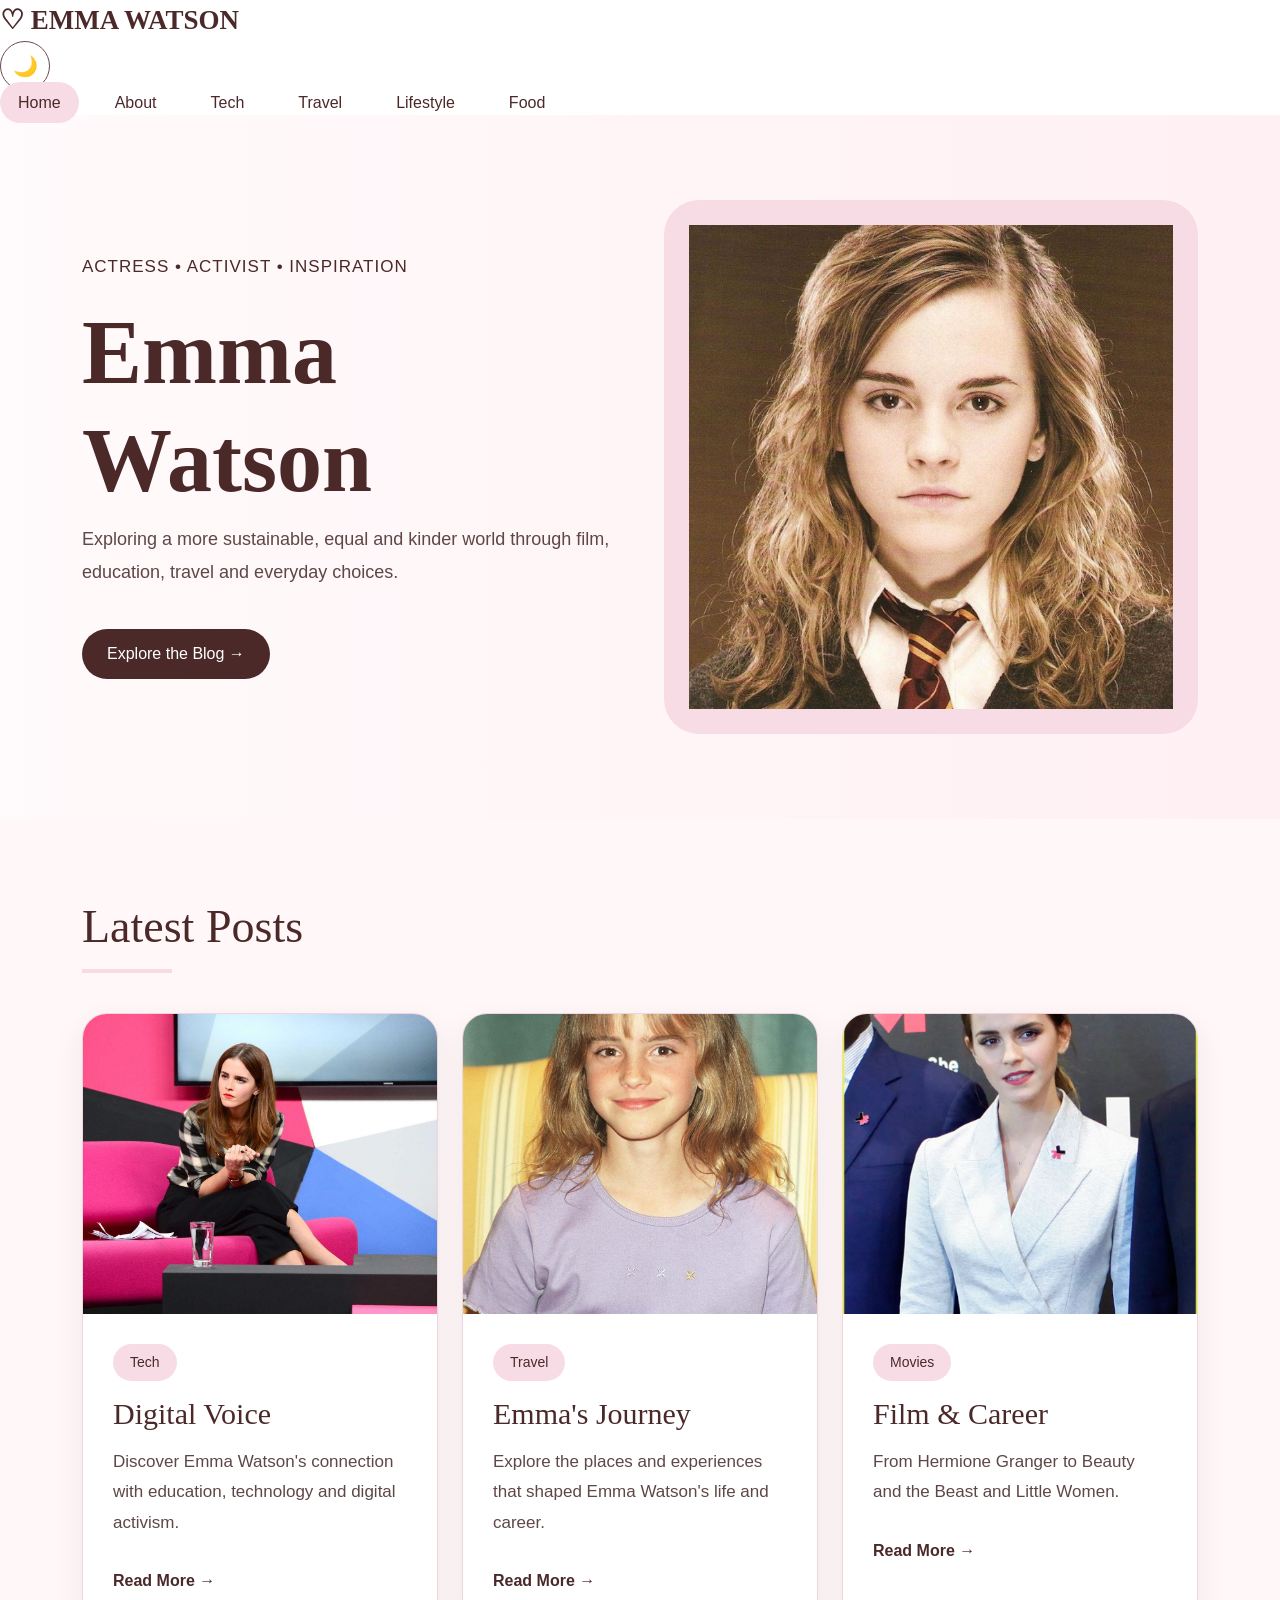
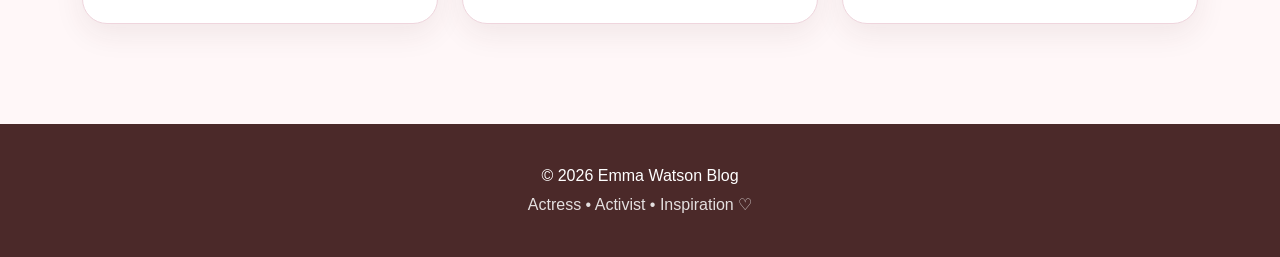
<file: index.html>
<!DOCTYPE html>
<html lang="en">

<head>
    <meta charset="UTF-8">
    <meta name="viewport" content="width=device-width, initial-scale=1.0">

    <title>Emma Watson</title>

    <link rel="stylesheet"
          href="bootstrap-5.3.8-dist/css/bootstrap.min.css">

    <link rel="stylesheet" href="style.css">
</head>

<body>

    <nav class="main-nav">

        <div class="logo">
            ♡ EMMA WATSON
        </div>
       <button id="themeToggle" type="button">
    🌙
</button>

        <ul>
            <li><a href="index.html" class="active">Home</a></li>
            <li><a href="aboutme.html">About</a></li>
            <li><a href="tech.html">Tech</a></li>
            <li><a href="travel.html">Travel</a></li>
            <li><a href="lifestyle.html">Lifestyle</a></li>
            <li><a href="food.html">Food</a></li>
        </ul>

    </nav>


    <header class="home-hero">

        <div class="container">

            <div class="row align-items-center g-5">

            
                <div class="col-12 col-lg-6">

                    <p class="hero-small">
                        ACTRESS • ACTIVIST • INSPIRATION
                    </p>

                    <h1>
                        Emma Watson
                    </h1>

                    <p class="home-description">
                        Exploring a more sustainable, equal and kinder world
                        through film, education, travel and everyday choices.
                    </p>

                    <a href="#latest" class="hero-button">
                        Explore the Blog →
                    </a>

                </div>


       
                <div class="col-12 col-lg-6">

                    <div class="hero-photo">

                        <img
                            src="pictures.jpg/emma1_.jpg"
                            alt="Emma Watson"
                        >

                    </div>

                </div>

            </div>

        </div>

    </header>



    <main id="latest" class="container content-section">

        <div class="section-heading">

            <h2>Latest Posts</h2>

            <div class="heading-line"></div>

        </div>


        <div class="row g-4">


         
            <div class="col-12 col-md-6 col-lg-4">

                <article class="emma-card">

                    <div class="emma-image">

                        <img
                            src="pictures.jpg/digital-voice.jpg"
                            alt="Emma Watson digital voice"
                            loading="lazy"
                        >

                    </div>

                    <div class="emma-card-content">

                        <span class="emma-tag">
                            Tech
                        </span>

                        <h3>Digital Voice</h3>

                        <p>
                            Discover Emma Watson's connection with
                            education, technology and digital activism.
                        </p>

                        <a href="tech.html" class="read-more">
                            Read More →
                        </a>

                    </div>

                </article>

            </div>


            <div class="col-12 col-md-6 col-lg-4">

                <article class="emma-card">

                    <div class="emma-image">

                        <img
                            src="pictures.jpg/oxford.jpg"
                            alt="Emma Watson journey"
                            loading="lazy"
                        >

                    </div>

                    <div class="emma-card-content">

                        <span class="emma-tag">
                            Travel
                        </span>

                        <h3>Emma's Journey</h3>

                        <p>
                            Explore the places and experiences that
                            shaped Emma Watson's life and career.
                        </p>

                        <a href="travel.html" class="read-more">
                            Read More →
                        </a>

                    </div>

                </article>

            </div>


            <div class="col-12 col-md-6 col-lg-4">

                <article class="emma-card">

                    <div class="emma-image">

                        <img
                            src="pictures.jpg/movies.jpg"
                            alt="Emma Watson film career"
                            loading="lazy"
                        >

                    </div>

                    <div class="emma-card-content">

                        <span class="emma-tag">
                            Movies
                        </span>

                        <h3>Film & Career</h3>

                        <p>
                            From Hermione Granger to Beauty and the Beast
                            and Little Women.
                        </p>

                        <a href="travel.html" class="read-more">
                            Read More →
                        </a>

                    </div>

                </article>

            </div>

        </div>

    </main>



    <footer class="site-footer">

        <p>© 2026 Emma Watson Blog</p>

        <p class="footer-small">
            Actress • Activist • Inspiration ♡
        </p>

    </footer>

<script src="https://code.jquery.com/jquery-3.7.1.min.js"></script>
<script src="bootstrap-5.3.8-dist/js/bootstrap.bundle.min.js"></script>
<script src="js/script.js"></script>

</body>


</html>
</file>
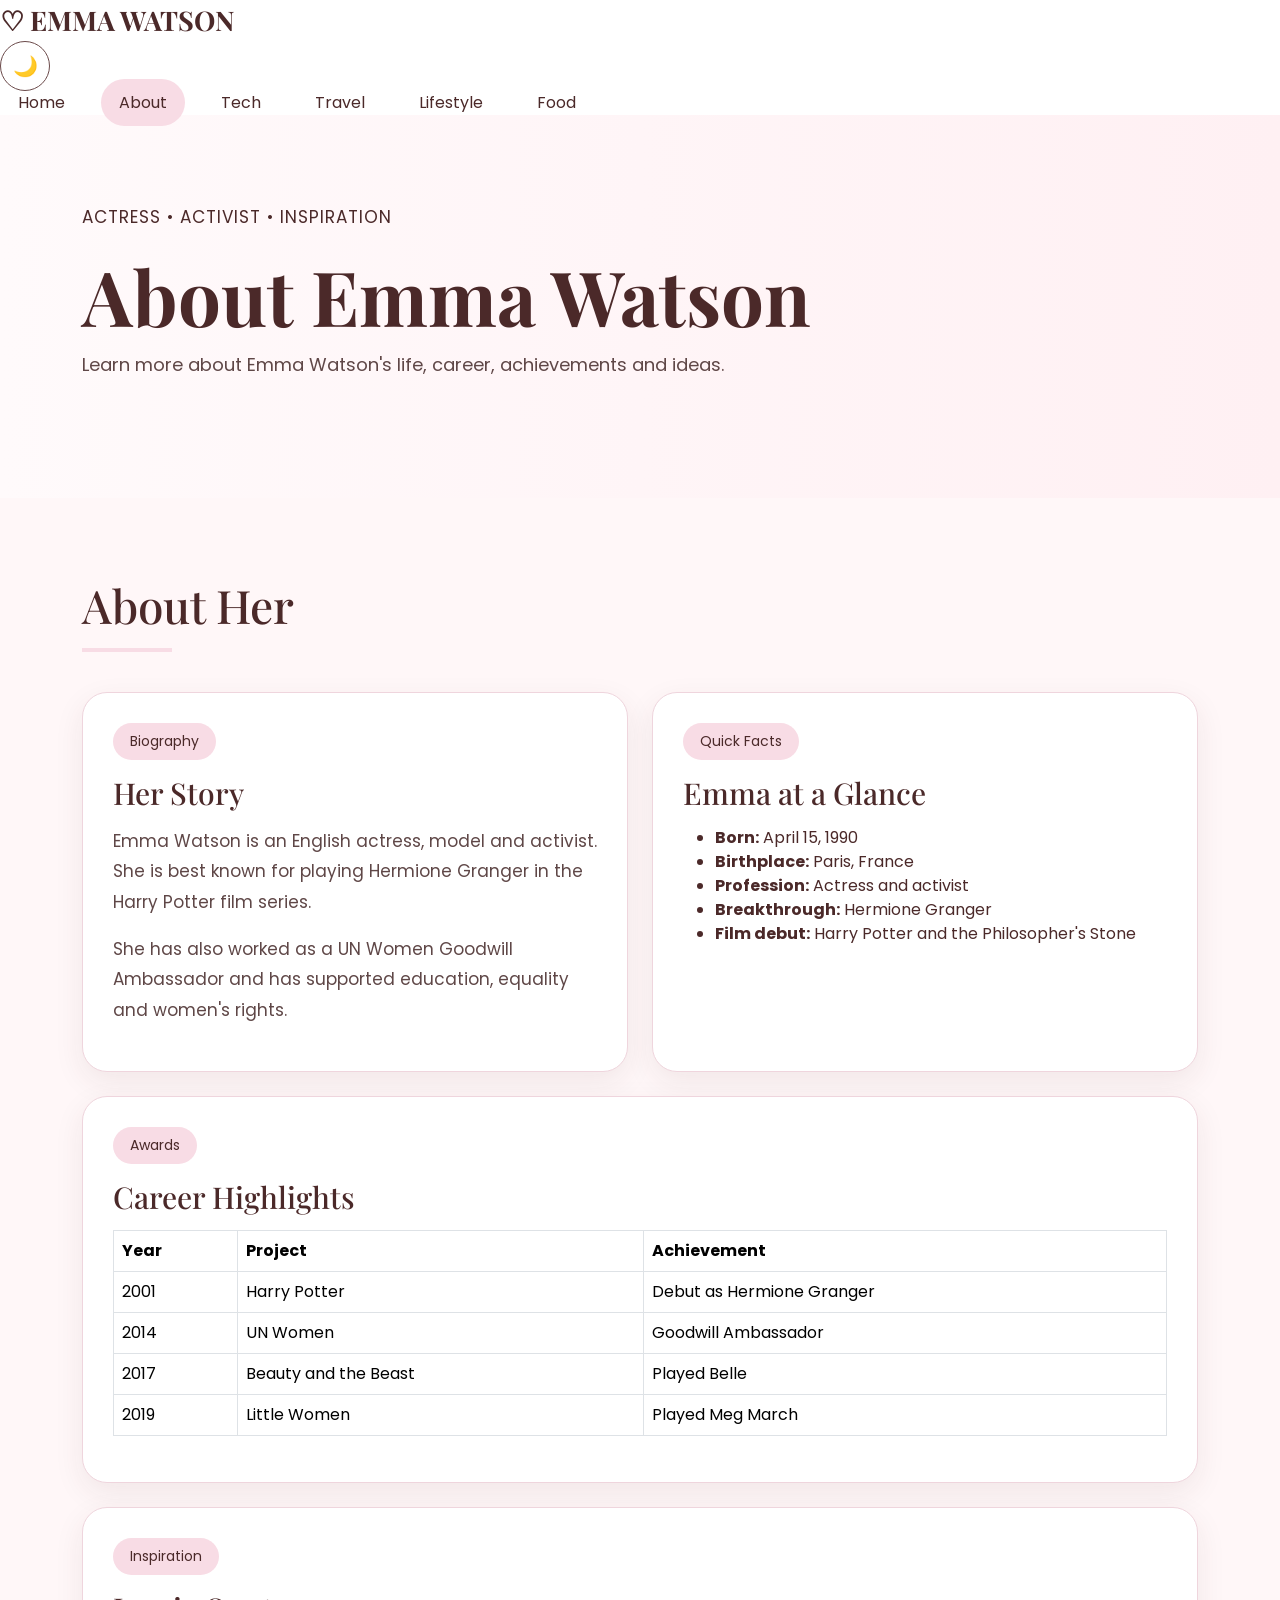
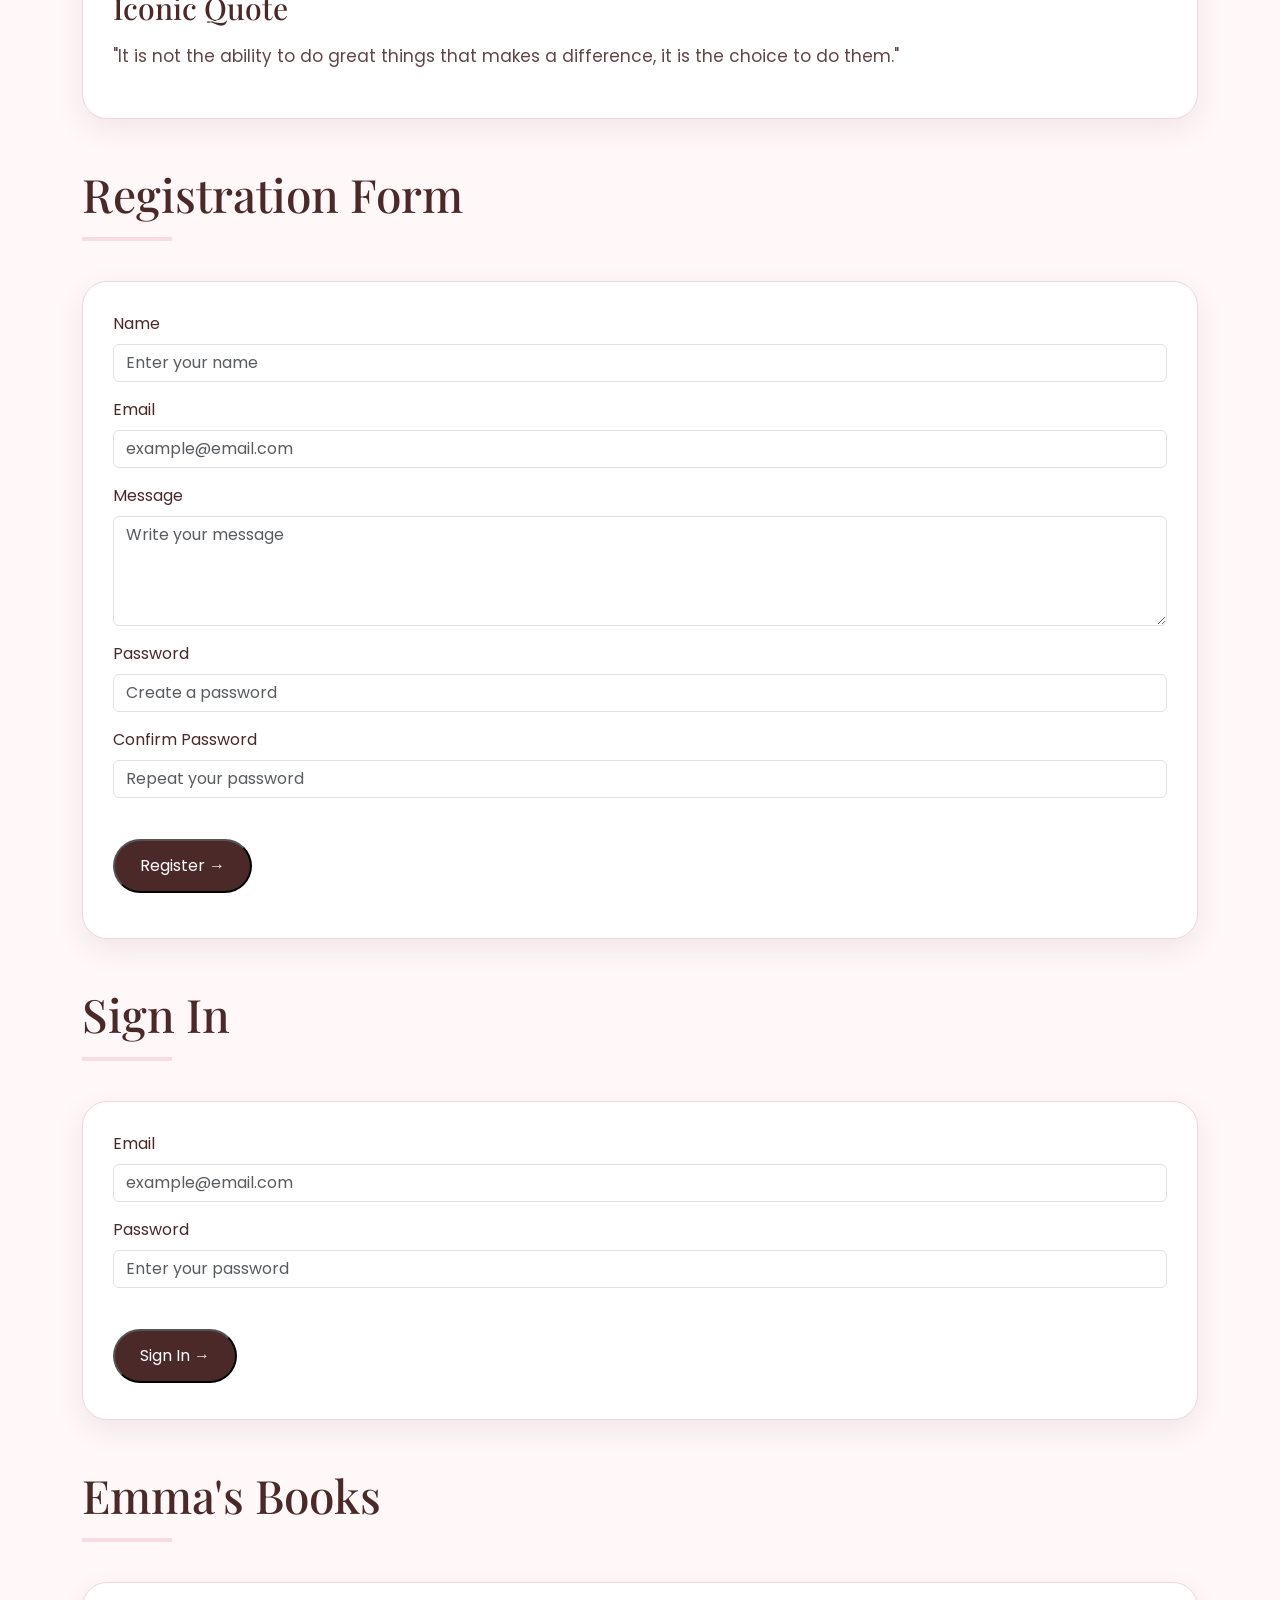
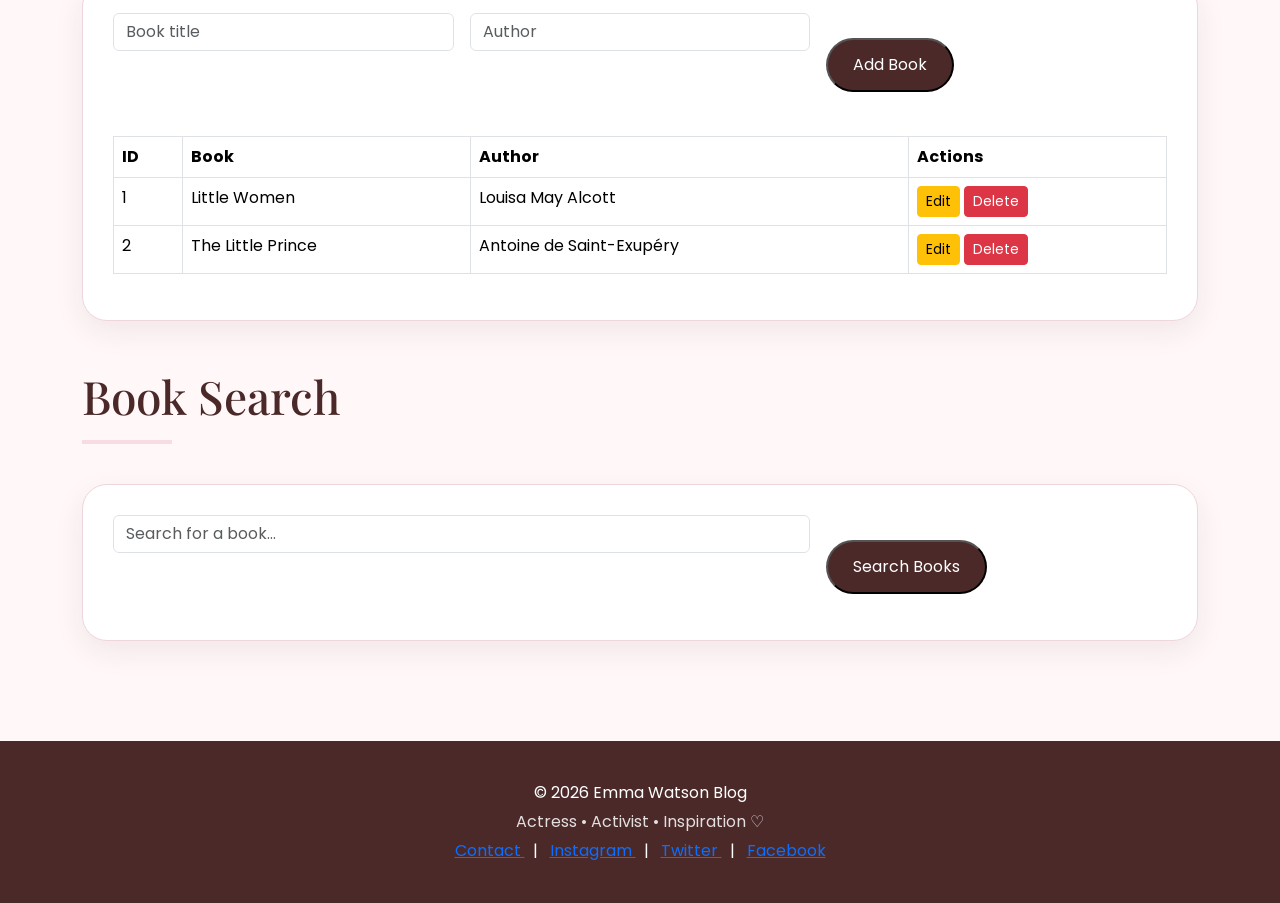
<file: aboutme.html>
<!DOCTYPE html>
<html lang="en">

<head>
    <meta charset="UTF-8">
    <meta name="viewport" content="width=device-width, initial-scale=1.0">

    <title>Emma Watson | About</title>

    <link rel="stylesheet"
          href="bootstrap-5.3.8-dist/css/bootstrap.min.css">

    <link rel="stylesheet" href="style.css">

    <link rel="preconnect" href="https://fonts.googleapis.com">
    <link rel="preconnect" href="https://fonts.gstatic.com" crossorigin>

    <link href="https://fonts.googleapis.com/css2?family=Playfair+Display:wght@400;600;700&family=Poppins:wght@300;400;500;600&display=swap"
          rel="stylesheet">
</head>

<body>

  <nav class="main-nav">

    <div class="brand-section">
        <div class="logo">
            ♡ EMMA WATSON
        </div>

        <button id="themeToggle" type="button">🌙</button>
    </div>

    <ul>
        <li><a href="index.html">Home</a></li>
        <li><a href="aboutme.html" class="active">About</a></li>
        <li><a href="tech.html">Tech</a></li>
        <li><a href="travel.html">Travel</a></li>
        <li><a href="lifestyle.html">Lifestyle</a></li>
        <li><a href="food.html">Food</a></li>
    </ul>

</nav>

    <header class="page-hero">

        <div class="container">

            <p class="hero-small">
                ACTRESS • ACTIVIST • INSPIRATION
            </p>

            <h1>
                About Emma Watson
            </h1>

            <p class="hero-description">
                Learn more about Emma Watson's life, career, achievements and ideas.
            </p>

        </div>

    </header>


    <main class="container content-section">

        <div class="section-heading">
            <h2>About Her</h2>
            <div class="heading-line"></div>
        </div>


        <div class="row g-4">

            <div class="col-12 col-md-6">

                <article class="emma-card">

                    <div class="emma-card-content">

                        <span class="emma-tag">
                            Biography
                        </span>

                        <h3>
                            Her Story
                        </h3>

                        <p>
                            Emma Watson is an English actress, model and activist.
                            She is best known for playing Hermione Granger in the
                            Harry Potter film series.
                        </p>

                        <p>
                            She has also worked as a UN Women Goodwill Ambassador
                            and has supported education, equality and women's rights.
                        </p>

                    </div>

                </article>

            </div>


            <div class="col-12 col-md-6">

                <article class="emma-card">

                    <div class="emma-card-content">

                        <span class="emma-tag">
                            Quick Facts
                        </span>

                        <h3>
                            Emma at a Glance
                        </h3>

                        <ul>
                            <li><strong>Born:</strong> April 15, 1990</li>
                            <li><strong>Birthplace:</strong> Paris, France</li>
                            <li><strong>Profession:</strong> Actress and activist</li>
                            <li><strong>Breakthrough:</strong> Hermione Granger</li>
                            <li><strong>Film debut:</strong> Harry Potter and the Philosopher's Stone</li>
                        </ul>

                    </div>

                </article>

            </div>


            <div class="col-12">

                <article class="emma-card">

                    <div class="emma-card-content">

                        <span class="emma-tag">
                            Awards
                        </span>

                        <h3>
                            Career Highlights
                        </h3>

                        <div class="table-responsive">

                            <table class="table table-bordered">

                                <thead>
                                    <tr>
                                        <th>Year</th>
                                        <th>Project</th>
                                        <th>Achievement</th>
                                    </tr>
                                </thead>

                                <tbody>

                                    <tr>
                                        <td>2001</td>
                                        <td>Harry Potter</td>
                                        <td>Debut as Hermione Granger</td>
                                    </tr>

                                    <tr>
                                        <td>2014</td>
                                        <td>UN Women</td>
                                        <td>Goodwill Ambassador</td>
                                    </tr>

                                    <tr>
                                        <td>2017</td>
                                        <td>Beauty and the Beast</td>
                                        <td>Played Belle</td>
                                    </tr>

                                    <tr>
                                        <td>2019</td>
                                        <td>Little Women</td>
                                        <td>Played Meg March</td>
                                    </tr>

                                </tbody>

                            </table>

                        </div>

                    </div>

                </article>

            </div>


            <div class="col-12">

                <article class="emma-card">

                    <div class="emma-card-content">

                        <span class="emma-tag">
                            Inspiration
                        </span>

                        <h3>
                            Iconic Quote
                        </h3>

                        <p class="quote">
                            "It is not the ability to do great things that makes
                            a difference, it is the choice to do them."
                        </p>

                    </div>

                </article>

            </div>

        </div>


        <div class="section-heading mt-5">

            <h2>
                Registration Form
            </h2>

            <div class="heading-line"></div>

        </div>


        <div class="emma-card">

            <div class="emma-card-content">

                <form id="registrationForm" novalidate>

                    <div class="mb-3">

                        <label for="name" class="form-label">
                            Name
                        </label>

                        <input type="text"
                               id="name"
                               class="form-control"
                               placeholder="Enter your name"
                               required>

                        <div id="nameError" class="error-message"></div>

                    </div>


                    <div class="mb-3">

                        <label for="email" class="form-label">
                            Email
                        </label>

                        <input type="email"
                               id="email"
                               class="form-control"
                               placeholder="example@email.com"
                               required>

                        <div id="emailError" class="error-message"></div>

                    </div>


                    <div class="mb-3">

                        <label for="message" class="form-label">
                            Message
                        </label>

                        <textarea id="message"
                                  class="form-control"
                                  rows="4"
                                  placeholder="Write your message"
                                  required></textarea>

                        <div id="messageError" class="error-message"></div>

                    </div>


                    <div class="mb-3">

                        <label for="password" class="form-label">
                            Password
                        </label>

                        <input type="password"
                               id="password"
                               class="form-control"
                               placeholder="Create a password"
                               required>

                        <div id="passwordStrength"></div>

                        <div id="passwordError" class="error-message"></div>

                    </div>


                    <div class="mb-3">

                        <label for="confirmPassword" class="form-label">
                            Confirm Password
                        </label>

                        <input type="password"
                               id="confirmPassword"
                               class="form-control"
                               placeholder="Repeat your password"
                               required>

                        <div id="confirmPasswordError" class="error-message"></div>

                    </div>


                    <button type="submit" class="hero-button">
                        Register →
                    </button>

                    <div id="formSuccess" class="success-message"></div>

                </form>

            </div>

        </div>


        <div class="section-heading mt-5">

            <h2>
                Sign In
            </h2>

            <div class="heading-line"></div>

        </div>


        <div class="emma-card">

            <div class="emma-card-content">

                <form id="signInForm" novalidate>

                    <div class="mb-3">

                        <label for="signInEmail" class="form-label">
                            Email
                        </label>

                        <input type="email"
                               id="signInEmail"
                               class="form-control"
                               placeholder="example@email.com"
                               required>

                        <div id="signInEmailError"
                             class="error-message"></div>

                    </div>


                    <div class="mb-3">

                        <label for="signInPassword" class="form-label">
                            Password
                        </label>

                        <input type="password"
                               id="signInPassword"
                               class="form-control"
                               placeholder="Enter your password"
                               required>

                        <div id="signInPasswordError"
                             class="error-message"></div>

                    </div>


                    <button type="submit" class="hero-button">
                        Sign In →
                    </button>

                    <div id="signInError"
                         class="error-message"></div>

                </form>


                <div id="signedInUser" style="display: none;">

                    <h3>
                        Welcome back!
                    </h3>

                    <p>
                        You are signed in as
                        <strong id="userEmail"></strong>
                    </p>

                    <button id="signOutButton"
                            type="button"
                            class="hero-button">
                        Sign Out
                    </button>

                </div>

            </div>

        </div>


        <div class="section-heading mt-5">

            <h2>
                Emma's Books
            </h2>

            <div class="heading-line"></div>

        </div>


        <div class="emma-card">

            <div class="emma-card-content">

                <form id="bookForm">

                    <div class="row g-3">

                        <div class="col-md-4">

                            <input type="text"
                                   id="bookTitle"
                                   class="form-control"
                                   placeholder="Book title"
                                   required>

                        </div>


                        <div class="col-md-4">

                            <input type="text"
                                   id="bookAuthor"
                                   class="form-control"
                                   placeholder="Author"
                                   required>

                        </div>


                        <div class="col-md-4">

                            <button type="submit"
                                    class="hero-button">
                                Add Book
                            </button>

                        </div>

                    </div>

                </form>


                <div class="table-responsive mt-4">

                    <table class="table table-bordered"
                           id="booksTable">

                        <thead>

                            <tr>
                                <th>ID</th>
                                <th>Book</th>
                                <th>Author</th>
                                <th>Actions</th>
                            </tr>

                        </thead>

                        <tbody id="booksBody">

                        </tbody>

                    </table>

                </div>

            </div>

        </div>


        <div class="section-heading mt-5">

            <h2>
                Book Search
            </h2>

            <div class="heading-line"></div>

        </div>


        <div class="emma-card">

            <div class="emma-card-content">

                <div class="row g-3">

                    <div class="col-md-8">

                        <input type="text"
                               id="apiSearch"
                               class="form-control"
                               placeholder="Search for a book...">

                    </div>


                    <div class="col-md-4">

                        <button id="apiSearchButton"
                                type="button"
                                class="hero-button">
                            Search Books
                        </button>

                    </div>

                </div>


                <div id="apiStatus"
                     class="mt-3">
                </div>


                <div id="apiResults"
                     class="row g-4 mt-2">
                </div>

            </div>

        </div>

    </main>


    <footer class="site-footer">

        <p>
            © 2026 Emma Watson Blog
        </p>

        <p class="footer-small">
            Actress • Activist • Inspiration ♡
        </p>

        <p>

            <a href="mailto:info@emmawatsonblog.com">
                Contact
            </a>

            &nbsp; | &nbsp;

            <a href="#">
                Instagram
            </a>

            &nbsp; | &nbsp;

            <a href="#">
                Twitter
            </a>

            &nbsp; | &nbsp;

            <a href="#">
                Facebook
            </a>

        </p>

    </footer>


    <script src="https://code.jquery.com/jquery-3.7.1.min.js"></script>

    <script src="bootstrap-5.3.8-dist/js/bootstrap.bundle.min.js"></script>

    <script src="js/script.js"></script>

</body>

</html>
</file>
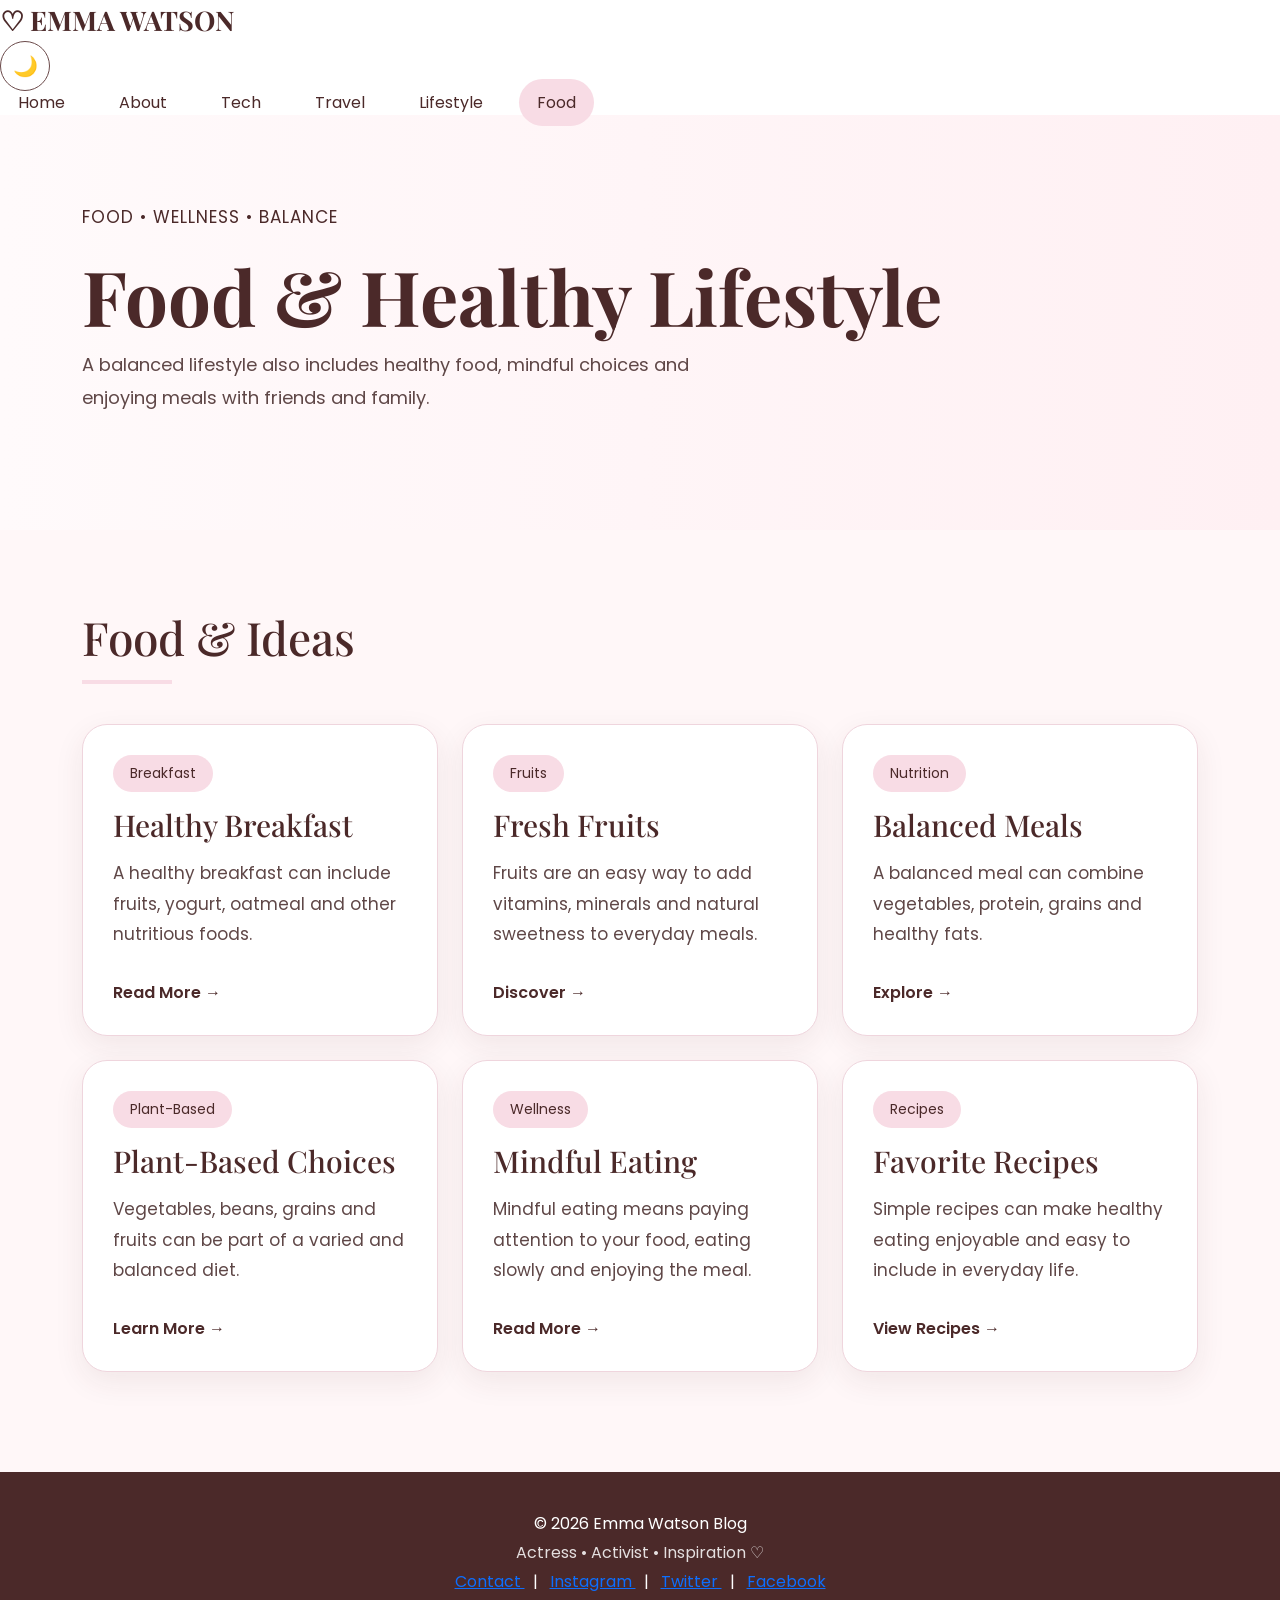
<file: food.html>
<!DOCTYPE html>
<html lang="en">

<head>
    <meta charset="UTF-8">
    <meta name="viewport" content="width=device-width, initial-scale=1.0">

    <title>Emma Watson | Food</title>

    <link rel="stylesheet"
          href="bootstrap-5.3.8-dist/css/bootstrap.min.css">

    <link rel="stylesheet" href="style.css">

    <link rel="preconnect" href="https://fonts.googleapis.com">
    <link rel="preconnect" href="https://fonts.gstatic.com" crossorigin>

    <link href="https://fonts.googleapis.com/css2?family=Playfair+Display:wght@400;600;700&family=Poppins:wght@300;400;500;600&display=swap"
          rel="stylesheet">
</head>

<body>

    <nav class="main-nav">

        <div class="logo">
            ♡ EMMA WATSON
        </div>

        <button id="themeToggle" type="button">
            🌙
        </button>

        <ul>
            <li><a href="index.html">Home</a></li>
            <li><a href="aboutme.html">About</a></li>
            <li><a href="tech.html">Tech</a></li>
            <li><a href="travel.html">Travel</a></li>
            <li><a href="lifestyle.html">Lifestyle</a></li>
            <li><a href="food.html" class="active">Food</a></li>
        </ul>

    </nav>


    <header class="page-hero">

        <div class="container">

            <p class="hero-small">
                FOOD • WELLNESS • BALANCE
            </p>

            <h1>
                Food & Healthy Lifestyle
            </h1>

            <p class="hero-description">
                A balanced lifestyle also includes healthy food,
                mindful choices and enjoying meals with friends and family.
            </p>

        </div>

    </header>


    <main class="container content-section">

        <div class="section-heading">

            <h2>
                Food & Ideas
            </h2>

            <div class="heading-line"></div>

        </div>


        <div class="row g-4">


            <div class="col-12 col-md-6 col-lg-4">

                <article class="emma-card">

                    <div class="emma-card-content">

                        <span class="emma-tag">
                            Breakfast
                        </span>

                        <h3>
                            Healthy Breakfast
                        </h3>

                        <p>
                            A healthy breakfast can include fruits, yogurt,
                            oatmeal and other nutritious foods.
                        </p>

                        <a href="#" class="read-more">
                            Read More →
                        </a>

                    </div>

                </article>

            </div>


            <div class="col-12 col-md-6 col-lg-4">

                <article class="emma-card">

                    <div class="emma-card-content">

                        <span class="emma-tag">
                            Fruits
                        </span>

                        <h3>
                            Fresh Fruits
                        </h3>

                        <p>
                            Fruits are an easy way to add vitamins, minerals
                            and natural sweetness to everyday meals.
                        </p>

                        <a href="#" class="read-more">
                            Discover →
                        </a>

                    </div>

                </article>

            </div>


            <div class="col-12 col-md-6 col-lg-4">

                <article class="emma-card">

                    <div class="emma-card-content">

                        <span class="emma-tag">
                            Nutrition
                        </span>

                        <h3>
                            Balanced Meals
                        </h3>

                        <p>
                            A balanced meal can combine vegetables,
                            protein, grains and healthy fats.
                        </p>

                        <a href="#" class="read-more">
                            Explore →
                        </a>

                    </div>

                </article>

            </div>


            <div class="col-12 col-md-6 col-lg-4">

                <article class="emma-card">

                    <div class="emma-card-content">

                        <span class="emma-tag">
                            Plant-Based
                        </span>

                        <h3>
                            Plant-Based Choices
                        </h3>

                        <p>
                            Vegetables, beans, grains and fruits can be part
                            of a varied and balanced diet.
                        </p>

                        <a href="#" class="read-more">
                            Learn More →
                        </a>

                    </div>

                </article>

            </div>


            <div class="col-12 col-md-6 col-lg-4">

                <article class="emma-card">

                    <div class="emma-card-content">

                        <span class="emma-tag">
                            Wellness
                        </span>

                        <h3>
                            Mindful Eating
                        </h3>

                        <p>
                            Mindful eating means paying attention to your
                            food, eating slowly and enjoying the meal.
                        </p>

                        <a href="#" class="read-more">
                            Read More →
                        </a>

                    </div>

                </article>

            </div>


            <div class="col-12 col-md-6 col-lg-4">

                <article class="emma-card">

                    <div class="emma-card-content">

                        <span class="emma-tag">
                            Recipes
                        </span>

                        <h3>
                            Favorite Recipes
                        </h3>

                        <p>
                            Simple recipes can make healthy eating enjoyable
                            and easy to include in everyday life.
                        </p>

                        <a href="#" class="read-more">
                            View Recipes →
                        </a>

                    </div>

                </article>

            </div>

        </div>

    </main>


    <footer class="site-footer">

        <p>
            © 2026 Emma Watson Blog
        </p>

        <p class="footer-small">
            Actress • Activist • Inspiration ♡
        </p>

        <p>
            <a href="mailto:info@emmawatsonblog.com">
                Contact
            </a>
            &nbsp; | &nbsp;
            <a href="#">
                Instagram
            </a>
            &nbsp; | &nbsp;
            <a href="#">
                Twitter
            </a>
            &nbsp; | &nbsp;
            <a href="#">
                Facebook
            </a>
        </p>

    </footer>


   <script src="https://code.jquery.com/jquery-3.7.1.min.js"></script>
<script src="bootstrap-5.3.8-dist/js/bootstrap.bundle.min.js"></script>
<script src="js/script.js"></script>
</body>

</html>
</file>
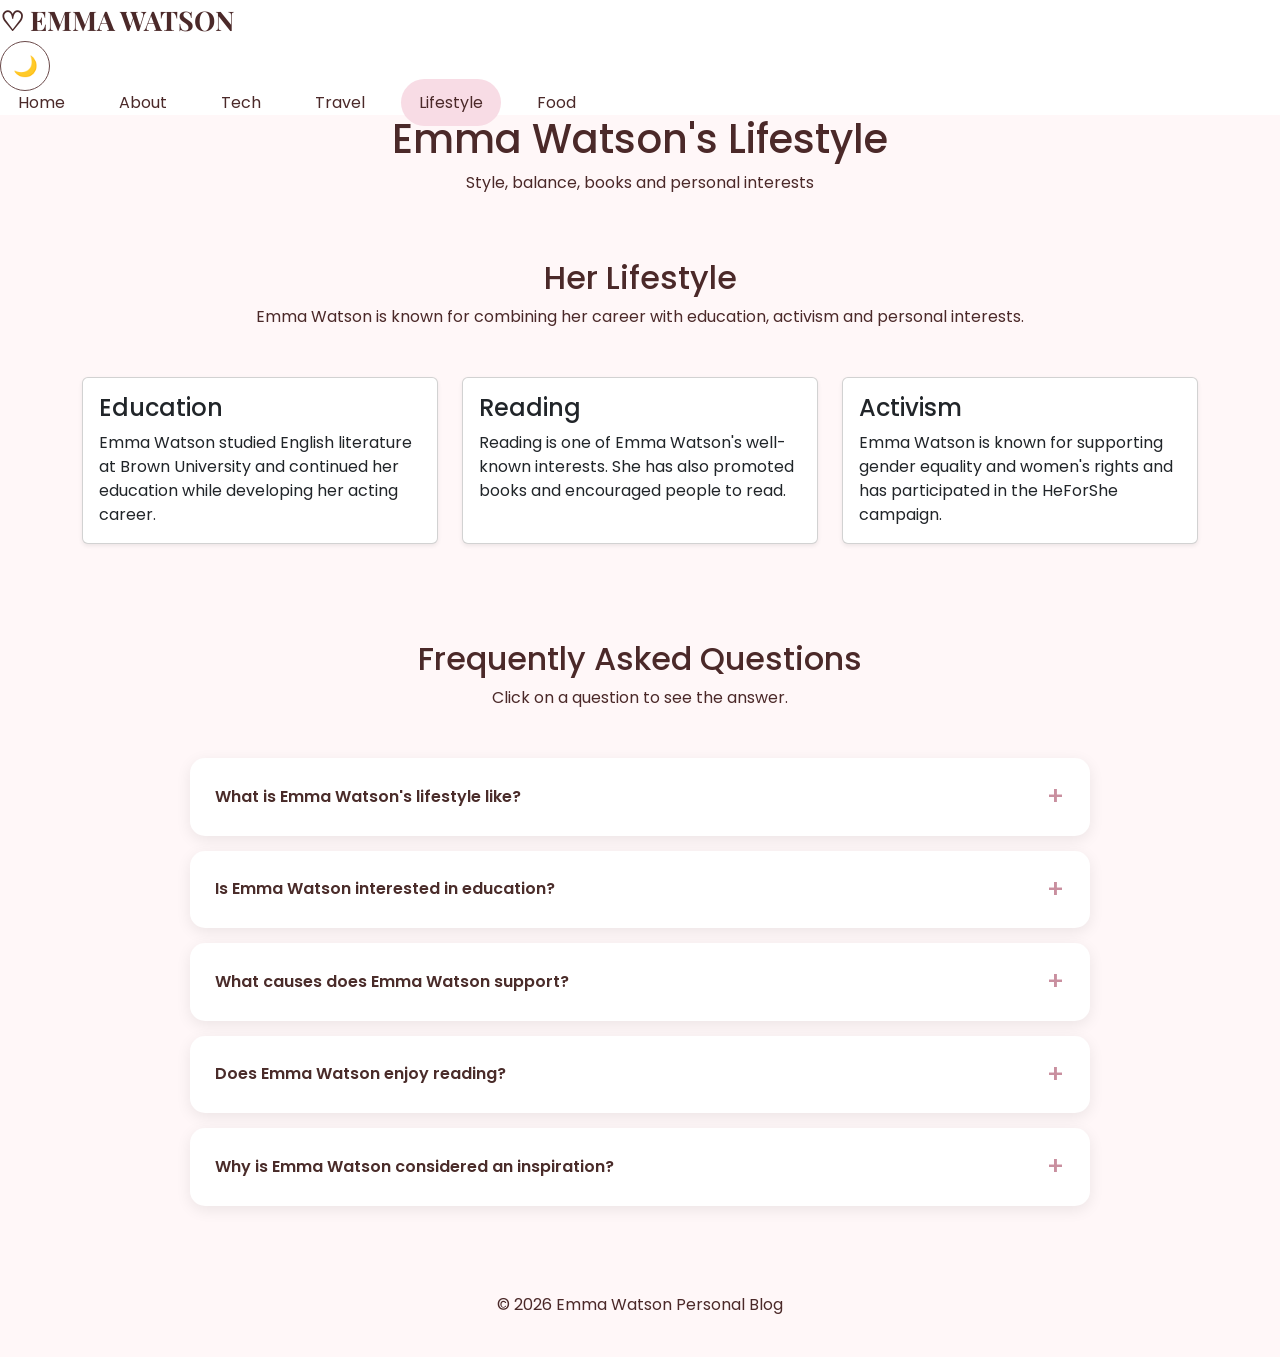
<file: lifestyle.html>
<!DOCTYPE html>
<html lang="en">

<head>
    <meta charset="UTF-8">
    <meta name="viewport" content="width=device-width, initial-scale=1.0">

    <title>Lifestyle | Emma Watson</title>

    <link rel="stylesheet" href="bootstrap-5.3.8-dist/css/bootstrap.min.css">
    <link rel="stylesheet" href="style.css">

    <link href="https://fonts.googleapis.com/css2?family=Playfair+Display:wght@500;600;700&family=Poppins:wght@400;500;600&display=swap" rel="stylesheet">
</head>

<body>

<nav class="main-nav">

    <div class="brand-section">
        <div class="logo">
            ♡ EMMA WATSON
        </div>

        <button id="themeToggle" type="button">🌙</button>
    </div>

    <ul>
        <li><a href="index.html">Home</a></li>
        <li><a href="aboutme.html">About</a></li>
        <li><a href="tech.html">Tech</a></li>
        <li><a href="travel.html">Travel</a></li>
        <li><a href="lifestyle.html" class="active">Lifestyle</a></li>
        <li><a href="food.html">Food</a></li>
    </ul>

</nav>

<section class="hero-section">
    <div class="container text-center">

        <h1>Emma Watson's Lifestyle</h1>

        <p>
            Style, balance, books and personal interests
        </p>

    </div>
</section>


<section class="container py-5">

    <div class="text-center mb-5">

        <h2>Her Lifestyle</h2>

        <p>
            Emma Watson is known for combining her career with education,
            activism and personal interests.
        </p>

    </div>


    <div class="row g-4">

        <div class="col-md-4">
            <div class="card h-100 shadow-sm">

                <div class="card-body">

                    <h4 class="card-title">Education</h4>

                    <p class="card-text">
                        Emma Watson studied English literature at Brown University
                        and continued her education while developing her acting career.
                    </p>

                </div>

            </div>
        </div>


        <div class="col-md-4">
            <div class="card h-100 shadow-sm">

                <div class="card-body">

                    <h4 class="card-title">Reading</h4>

                    <p class="card-text">
                        Reading is one of Emma Watson's well-known interests.
                        She has also promoted books and encouraged people to read.
                    </p>

                </div>

            </div>
        </div>


        <div class="col-md-4">
            <div class="card h-100 shadow-sm">

                <div class="card-body">

                    <h4 class="card-title">Activism</h4>

                    <p class="card-text">
                        Emma Watson is known for supporting gender equality
                        and women's rights and has participated in the
                        HeForShe campaign.
                    </p>

                </div>

            </div>
        </div>

    </div>

</section>


<section class="container py-5" id="faq">

    <div class="text-center mb-5">

        <h2>Frequently Asked Questions</h2>

        <p>
            Click on a question to see the answer.
        </p>

    </div>


    <div class="faq-container">

        <div class="faq-item">

            <div class="faq-question">

                <span>
                    What is Emma Watson's lifestyle like?
                </span>

                <span class="faq-icon">+</span>

            </div>

            <div class="faq-answer">

                <p>
                    Emma Watson is known for having a relatively private
                    and balanced lifestyle. She focuses on acting, education,
                    activism and personal interests.
                </p>

            </div>

        </div>


        <div class="faq-item">

            <div class="faq-question">

                <span>
                    Is Emma Watson interested in education?
                </span>

                <span class="faq-icon">+</span>

            </div>

            <div class="faq-answer">

                <p>
                    Yes. Emma Watson studied at Brown University and graduated
                    with a degree in English literature.
                </p>

            </div>

        </div>


        <div class="faq-item">

            <div class="faq-question">

                <span>
                    What causes does Emma Watson support?
                </span>

                <span class="faq-icon">+</span>

            </div>

            <div class="faq-answer">

                <p>
                    Emma Watson supports gender equality and women's rights.
                    She has also been involved in the UN Women HeForShe campaign.
                </p>

            </div>

        </div>


        <div class="faq-item">

            <div class="faq-question">

                <span>
                    Does Emma Watson enjoy reading?
                </span>

                <span class="faq-icon">+</span>

            </div>

            <div class="faq-answer">

                <p>
                    Yes. Reading is one of Emma Watson's well-known interests.
                    She has also promoted books through her feminist book club,
                    Our Shared Shelf.
                </p>

            </div>

        </div>


        <div class="faq-item">

            <div class="faq-question">

                <span>
                    Why is Emma Watson considered an inspiration?
                </span>

                <span class="faq-icon">+</span>

            </div>

            <div class="faq-answer">

                <p>
                    Emma Watson is considered an inspiration because she combines
                    her acting career with education, activism and social causes.
                </p>

            </div>

        </div>

    </div>

</section>


<footer class="text-center py-4">

    <p>
        © 2026 Emma Watson Personal Blog
    </p>

</footer>


<script src="https://code.jquery.com/jquery-3.7.1.min.js"></script>

<script src="bootstrap-5.3.8-dist/js/bootstrap.bundle.min.js"></script>

<script src="js/script.js"></script>

</body>

</html>
</file>
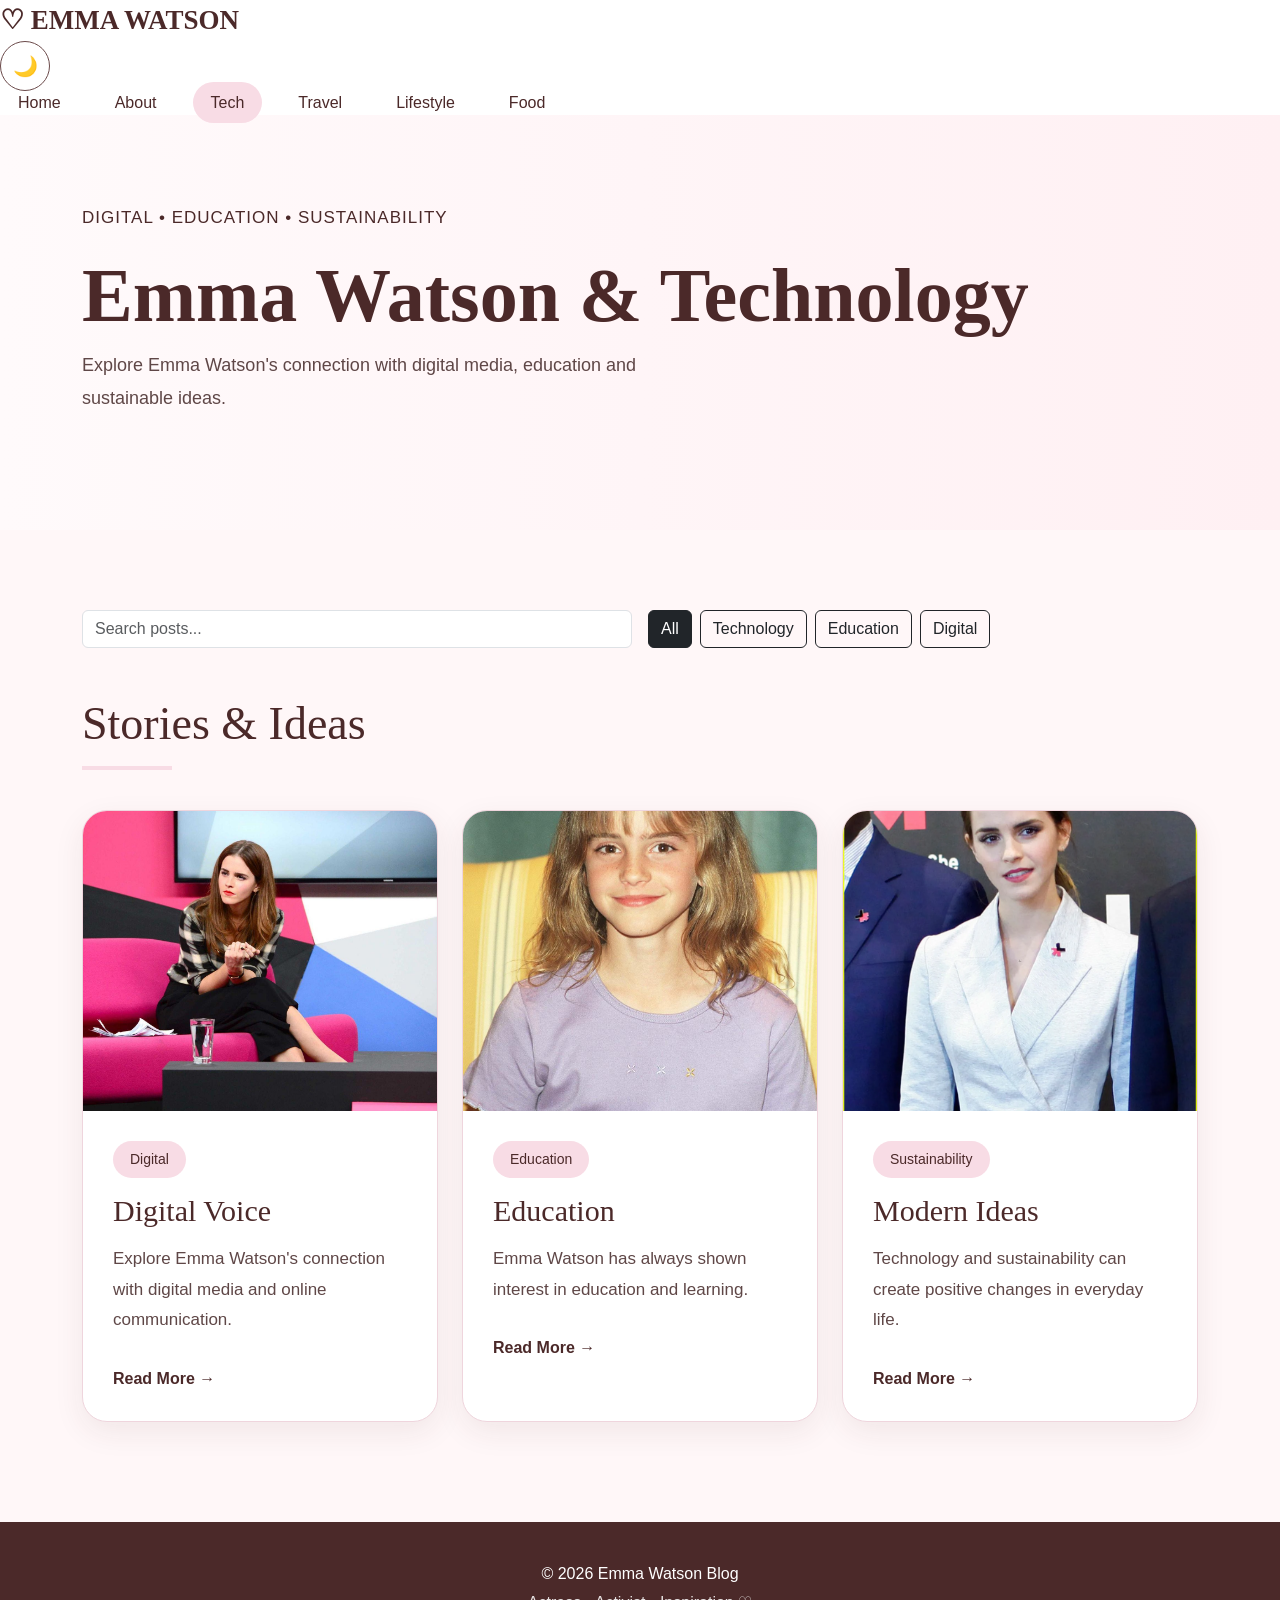
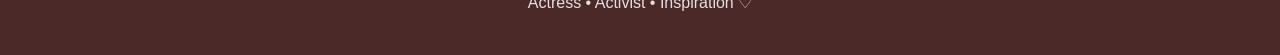
<file: tech.html>
<!DOCTYPE html>
<html lang="en">

<head>
    <meta charset="UTF-8">
    <meta name="viewport" content="width=device-width, initial-scale=1.0">

    <title>Emma Watson | Tech</title>

    <link rel="stylesheet" href="bootstrap-5.3.8-dist/css/bootstrap.min.css">
    <link rel="stylesheet" href="style.css">
</head>

<body>

    <nav class="main-nav">

        <div class="logo">
            ♡ EMMA WATSON
        </div>

        <button id="themeToggle" type="button">
            🌙
        </button>

        <ul>
            <li><a href="index.html">Home</a></li>
            <li><a href="aboutme.html">About</a></li>
            <li><a href="tech.html" class="active">Tech</a></li>
            <li><a href="travel.html">Travel</a></li>
            <li><a href="lifestyle.html">Lifestyle</a></li>
            <li><a href="food.html">Food</a></li>
        </ul>

    </nav>

    <header class="page-hero">

        <div class="container">

            <div class="hero-small">
                DIGITAL • EDUCATION • SUSTAINABILITY
            </div>

            <h1>
                Emma Watson & Technology
            </h1>

            <p class="hero-description">
                Explore Emma Watson's connection with digital media,
                education and sustainable ideas.
            </p>

        </div>

    </header>

    <main class="container content-section">

        <div class="search-filter-section mb-5">

            <div class="row g-3 align-items-center">

                <div class="col-12 col-md-6">

                    <input
                        type="text"
                        id="searchInput"
                        class="form-control"
                        placeholder="Search posts...">

                </div>

                <div class="col-12 col-md-6">

                    <div class="d-flex gap-2 flex-wrap">

                        <button
                            class="btn btn-outline-dark category-btn active"
                            data-category="all">
                            All
                        </button>

                        <button
                            class="btn btn-outline-dark category-btn"
                            data-category="technology">
                            Technology
                        </button>

                        <button
                            class="btn btn-outline-dark category-btn"
                            data-category="education">
                            Education
                        </button>

                        <button
                            class="btn btn-outline-dark category-btn"
                            data-category="digital">
                            Digital
                        </button>

                    </div>

                </div>

            </div>

        </div>

        <div class="section-heading">

            <h2>Stories & Ideas</h2>

            <div class="heading-line"></div>

        </div>

        <div class="row g-4">

            <div
                class="col-12 col-md-6 col-lg-4 filter-item"
                data-category="digital">

                <article class="emma-card">

                    <div class="emma-image">

                        <img
                            src="pictures.jpg/digital-voice.jpg"
                            alt="Emma Watson digital voice"
                            loading="lazy">

                    </div>

                    <div class="emma-card-content">

                        <span class="emma-tag">
                            Digital
                        </span>

                        <h3>
                            Digital Voice
                        </h3>

                        <p>
                            Explore Emma Watson's connection with
                            digital media and online communication.
                        </p>

                        <a href="#" class="read-more">
                            Read More →
                        </a>

                    </div>

                </article>

            </div>

            <div
                class="col-12 col-md-6 col-lg-4 filter-item"
                data-category="education">

                <article class="emma-card">

                    <div class="emma-image">

                        <img
                            src="pictures.jpg/oxford.jpg"
                            alt="Emma Watson education"
                            loading="lazy">

                    </div>

                    <div class="emma-card-content">

                        <span class="emma-tag">
                            Education
                        </span>

                        <h3>
                            Education
                        </h3>

                        <p>
                            Emma Watson has always shown interest in
                            education and learning.
                        </p>

                        <a href="#" class="read-more">
                            Read More →
                        </a>

                    </div>

                </article>

            </div>

            <div
                class="col-12 col-md-6 col-lg-4 filter-item"
                data-category="technology">

                <article class="emma-card">

                    <div class="emma-image">

                        <img
                            src="pictures.jpg/movies.jpg"
                            alt="Emma Watson sustainability"
                            loading="lazy">

                    </div>

                    <div class="emma-card-content">

                        <span class="emma-tag">
                            Sustainability
                        </span>

                        <h3>
                            Modern Ideas
                        </h3>

                        <p>
                            Technology and sustainability can create
                            positive changes in everyday life.
                        </p>

                        <a href="#" class="read-more">
                            Read More →
                        </a>

                    </div>

                </article>

            </div>

        </div>

    </main>

    <footer class="site-footer">

        <p>
            © 2026 Emma Watson Blog
        </p>

        <p class="footer-small">
            Actress • Activist • Inspiration ♡
        </p>

    </footer>

 <script src="https://code.jquery.com/jquery-3.7.1.min.js"></script>
<script src="bootstrap-5.3.8-dist/js/bootstrap.bundle.min.js"></script>
<script src="js/script.js"></script>

</body>

</html>
</file>
<file: style.css>
:root {
    --cream: #fff7f8;
    --pink: #f8dce5;
    --pink-light: #fff0f3;
    --brown: #4b2929;
    --text: #5f4747;
    --white: #ffffff;
}

body {
    margin: 0;
    background: var(--cream);
    color: var(--brown);
    font-family: "Poppins", sans-serif;
    transition: background-color 0.3s ease, color 0.3s ease;
}

.navbar,
.main-nav,
.site-header {
    background: #ffffff;
}

.navbar {
    min-height: 86px;
    padding: 0 7%;
    display: flex;
    align-items: center;
    justify-content: space-between;
    border-bottom: 1px solid #f0d8df;
}

.navbar .logo,
.main-nav .logo,
.site-header .logo {
    font-family: "Playfair Display", serif;
    font-size: 27px;
    font-weight: 700;
    color: var(--brown);
}

.navbar .nav-links,
.main-nav ul,
.site-header .nav {
    list-style: none;
    margin: 0;
    padding: 0;
    display: flex;
    align-items: center;
    gap: 18px;
}

.navbar .nav-links li,
.main-nav li,
.site-header .nav-item {
    list-style: none;
}

.navbar a,
.main-nav a,
.site-header a {
    color: var(--brown);
    text-decoration: none;
    padding: 12px 18px;
    border-radius: 30px;
    transition: 0.3s;
}

.navbar a:hover,
.main-nav a:hover,
.site-header a:hover {
    background: var(--pink-light);
}

.navbar a.active,
.main-nav a.active,
.site-header a.active {
    background: var(--pink);
}

.home-hero,
.page-hero {
    background: linear-gradient(90deg, #fffafb, #fff0f3);
}

.home-hero {
    padding: 85px 0;
}

.page-hero {
    padding: 90px 0 100px;
}

.hero-small {
    font-family: "Poppins", sans-serif;
    font-size: 17px;
    letter-spacing: 1px;
    color: var(--brown);
    margin-bottom: 20px;
}

.home-hero h1,
.page-hero h1 {
    font-family: "Playfair Display", serif;
    color: var(--brown);
    font-weight: 700;
}

.home-hero h1 {
    font-size: 90px;
}

.page-hero h1 {
    font-size: 76px;
}

.home-description,
.hero-description {
    color: var(--text);
    font-size: 18px;
    line-height: 1.8;
    max-width: 650px;
}

.hero-button {
    display: inline-block;
    margin-top: 25px;
    padding: 13px 25px;
    background: var(--brown);
    color: white;
    text-decoration: none;
    border-radius: 30px;
}

.hero-button:hover {
    background: #693d3d;
    color: white;
}

.hero-photo {
    background: var(--pink);
    padding: 25px;
    border-radius: 35px;
}

.hero-photo img {
    width: 100%;
    display: block;
}

.content-section {
    padding-top: 80px;
    padding-bottom: 100px;
}

.section-heading {
    margin-bottom: 40px;
}

.section-heading h2 {
    font-family: "Playfair Display", serif;
    color: var(--brown);
    font-size: 46px;
}

.heading-line {
    width: 90px;
    height: 4px;
    background: var(--pink);
    margin-top: 15px;
}

.emma-card {
    height: 100%;
    background: white;
    border: 1px solid #efd5dd;
    border-radius: 25px;
    overflow: hidden;
    box-shadow: 0 10px 30px rgba(75, 41, 41, 0.08);
    transition: 0.3s;
}

.emma-card:hover {
    transform: translateY(-6px);
    box-shadow: 0 15px 35px rgba(75, 41, 41, 0.14);
}

.emma-image {
    width: 100%;
    height: 300px;
    overflow: hidden;
}

.emma-image img {
    width: 100%;
    height: 100%;
    object-fit: cover;
}

.emma-card-content {
    padding: 30px;
}

.emma-tag {
    display: inline-block;
    background: var(--pink);
    color: var(--brown);
    padding: 8px 17px;
    border-radius: 25px;
    font-size: 14px;
    margin-bottom: 15px;
}

.emma-card h3 {
    font-family: "Playfair Display", serif;
    font-size: 30px;
    color: var(--brown);
    margin-bottom: 15px;
}

.emma-card p {
    color: var(--text);
    line-height: 1.8;
    font-size: 17px;
}

.read-more {
    display: inline-block;
    margin-top: 15px;
    color: var(--brown);
    text-decoration: none;
    font-weight: 600;
}

.read-more:hover {
    color: #9a5f6f;
}

.site-footer {
    background: var(--brown);
    color: white;
    text-align: center;
    padding: 35px 20px;
}

.site-footer p {
    margin: 5px;
}

.footer-small {
    opacity: 0.85;
}

body:has(.food-page),
body:has(.lifestyle-page) {
    background: var(--cream);
}

.food-page,
.lifestyle-page {
    background: var(--cream);
    min-height: 100vh;
}

.food-page .container,
.lifestyle-page .container {
    max-width: 1200px;
}

.food-page h1,
.lifestyle-page h1 {
    font-family: "Playfair Display", serif;
    color: var(--brown);
}

.food-page .card,
.lifestyle-page .card {
    background: white;
    border: 1px solid #efd5dd;
    border-radius: 22px;
    box-shadow: 0 10px 25px rgba(75, 41, 41, 0.07);
}

.food-page .card:hover,
.lifestyle-page .card:hover {
    transform: translateY(-5px);
    transition: 0.3s;
}

.food-page .btn,
.lifestyle-page .btn {
    background: var(--brown);
    border-color: var(--brown);
    border-radius: 8px;
}

.food-page .btn:hover,
.lifestyle-page .btn:hover {
    background: #693d3d;
    border-color: #693d3d;
}

.error-message {
    color: #a94442;
    font-size: 14px;
    margin-top: 6px;
}

.success-message {
    color: #5f7f5f;
    font-size: 15px;
    margin-top: 15px;
    font-weight: 500;
}

#passwordStrength {
    margin-top: 6px;
    font-size: 14px;
    font-weight: 600;
}

.about-table-section {
    margin-top: 70px;
}

.contact-form {
    margin-top: 70px;
}

#booksTable {
    margin-top: 20px;
}

#lightbox {
    display: none;
    position: fixed;
    z-index: 9999;
    top: 0;
    left: 0;
    width: 100%;
    height: 100%;
    background: rgba(0, 0, 0, 0.85);
    align-items: center;
    justify-content: center;
}

.lightbox-content {
    max-width: 80%;
    max-height: 80%;
}

#lightboxImage {
    max-width: 100%;
    max-height: 80vh;
    border-radius: 15px;
}

#closeLightbox,
#prevImage,
#nextImage {
    position: absolute;
    background: none;
    border: none;
    color: white;
    font-size: 40px;
    cursor: pointer;
}

#closeLightbox {
    top: 20px;
    right: 35px;
}

#prevImage {
    left: 30px;
    top: 50%;
    transform: translateY(-50%);
}

#nextImage {
    right: 30px;
    top: 50%;
    transform: translateY(-50%);
}

.gallery-image {
    cursor: pointer;
    transition: transform 0.3s ease;
}

.gallery-image:hover {
    transform: scale(1.03);
}

#themeToggle {
    cursor: pointer;
    border: 1px solid #6b4a4a;
    background: white;
    color: #6b4a4a;
    border-radius: 50%;
    width: 50px;
    height: 50px;
    font-size: 20px;
    transition: 0.3s;
}

#themeToggle:hover {
    transform: scale(1.05);
}

body.dark-mode {
    background-color: #2b1d1d;
    color: #f8eeee;
}

body.dark-mode .navbar,
body.dark-mode .main-nav,
body.dark-mode .site-header {
    background-color: #2b1d1d;
    border-color: #4d3636;
}

body.dark-mode .navbar .logo,
body.dark-mode .main-nav .logo,
body.dark-mode .site-header .logo {
    color: #f8eeee;
}

body.dark-mode .navbar a,
body.dark-mode .main-nav a,
body.dark-mode .site-header a {
    color: #f8eeee;
}

body.dark-mode .navbar a:hover,
body.dark-mode .main-nav a:hover,
body.dark-mode .site-header a:hover {
    background-color: #4a3030;
}

body.dark-mode .navbar a.active,
body.dark-mode .main-nav a.active,
body.dark-mode .site-header a.active {
    background-color: #6b3d3d;
    color: white;
}

body.dark-mode .home-hero,
body.dark-mode .page-hero {
    background: linear-gradient(90deg, #352424, #443030);
}

body.dark-mode .hero-small,
body.dark-mode .home-hero h1,
body.dark-mode .page-hero h1,
body.dark-mode .home-description,
body.dark-mode .hero-description,
body.dark-mode .section-heading h2,
body.dark-mode .emma-card h3,
body.dark-mode .emma-card p,
body.dark-mode .emma-card li {
    color: #f8eeee;
}

body.dark-mode .emma-card {
    background-color: #3a2929;
    border-color: #6b4a4a;
}

body.dark-mode .emma-card-content {
    background-color: #3a2929;
}

body.dark-mode .emma-tag {
    background-color: #6b3d3d;
    color: white;
}

body.dark-mode .form-control {
    background-color: #4a3535;
    color: white;
    border-color: #765555;
}

body.dark-mode .form-control::placeholder {
    color: #d8c8c8;
}

body.dark-mode .table {
    color: #f8eeee;
}

body.dark-mode .table-bordered {
    border-color: #765555;
}

body.dark-mode .table > :not(caption) > * > * {
    background-color: #3a2929;
    color: #f8eeee;
    border-color: #765555;
}

body.dark-mode #themeToggle {
    background-color: #3a2929;
    color: #f8eeee;
    border-color: #f8eeee;
}

body.dark-mode .site-footer {
    background-color: #1f1515;
}

body.dark-mode .error-message {
    color: #ffb0b0;
}

body.dark-mode .success-message {
    color: #b8d8b8;
}

@media (max-width: 992px) {
    .home-hero h1 {
        font-size: 65px;
    }

    .page-hero h1 {
        font-size: 58px;
    }

    .navbar,
    .main-nav,
    .site-header {
        padding-left: 4%;
        padding-right: 4%;
    }
}

@media (max-width: 768px) {
    .navbar,
    .main-nav,
    .site-header {
        flex-direction: column;
        padding: 20px;
        gap: 15px;
    }

    .navbar .nav-links,
    .main-nav ul,
    .site-header .nav {
        flex-wrap: wrap;
        justify-content: center;
        gap: 5px;
    }

    .home-hero {
        padding: 55px 0;
    }

    .page-hero {
        padding: 60px 0;
    }

    .home-hero h1 {
        font-size: 48px;
    }

    .page-hero h1 {
        font-size: 44px;
    }

    .content-section {
        padding-top: 50px;
    }

    .section-heading h2 {
        font-size: 38px;
    }

    .emma-image {
        height: 250px;
    }
}


/* FAQ */
.faq-container {
    max-width: 900px;
    margin: 0 auto;
}

.faq-item {
    margin-bottom: 15px;
    border-radius: 15px;
    overflow: hidden;
    box-shadow: 0 4px 15px rgba(0, 0, 0, 0.08);
    background: #fff;
}

.faq-question {
    display: flex;
    justify-content: space-between;
    align-items: center;
    padding: 20px 25px;
    cursor: pointer;
    font-family: "Poppins", sans-serif;
    font-weight: 600;
    color: #4a2c2a;
}

.faq-question:hover {
    background: #fff5f7;
}

.faq-icon {
    font-size: 25px;
    font-weight: 500;
    color: #c98f9f;
}

.faq-answer {
    display: none;
    padding: 0 25px 20px 25px;
    color: #666;
    line-height: 1.8;
}

.faq-answer p {
    margin: 0;
}
</file>
